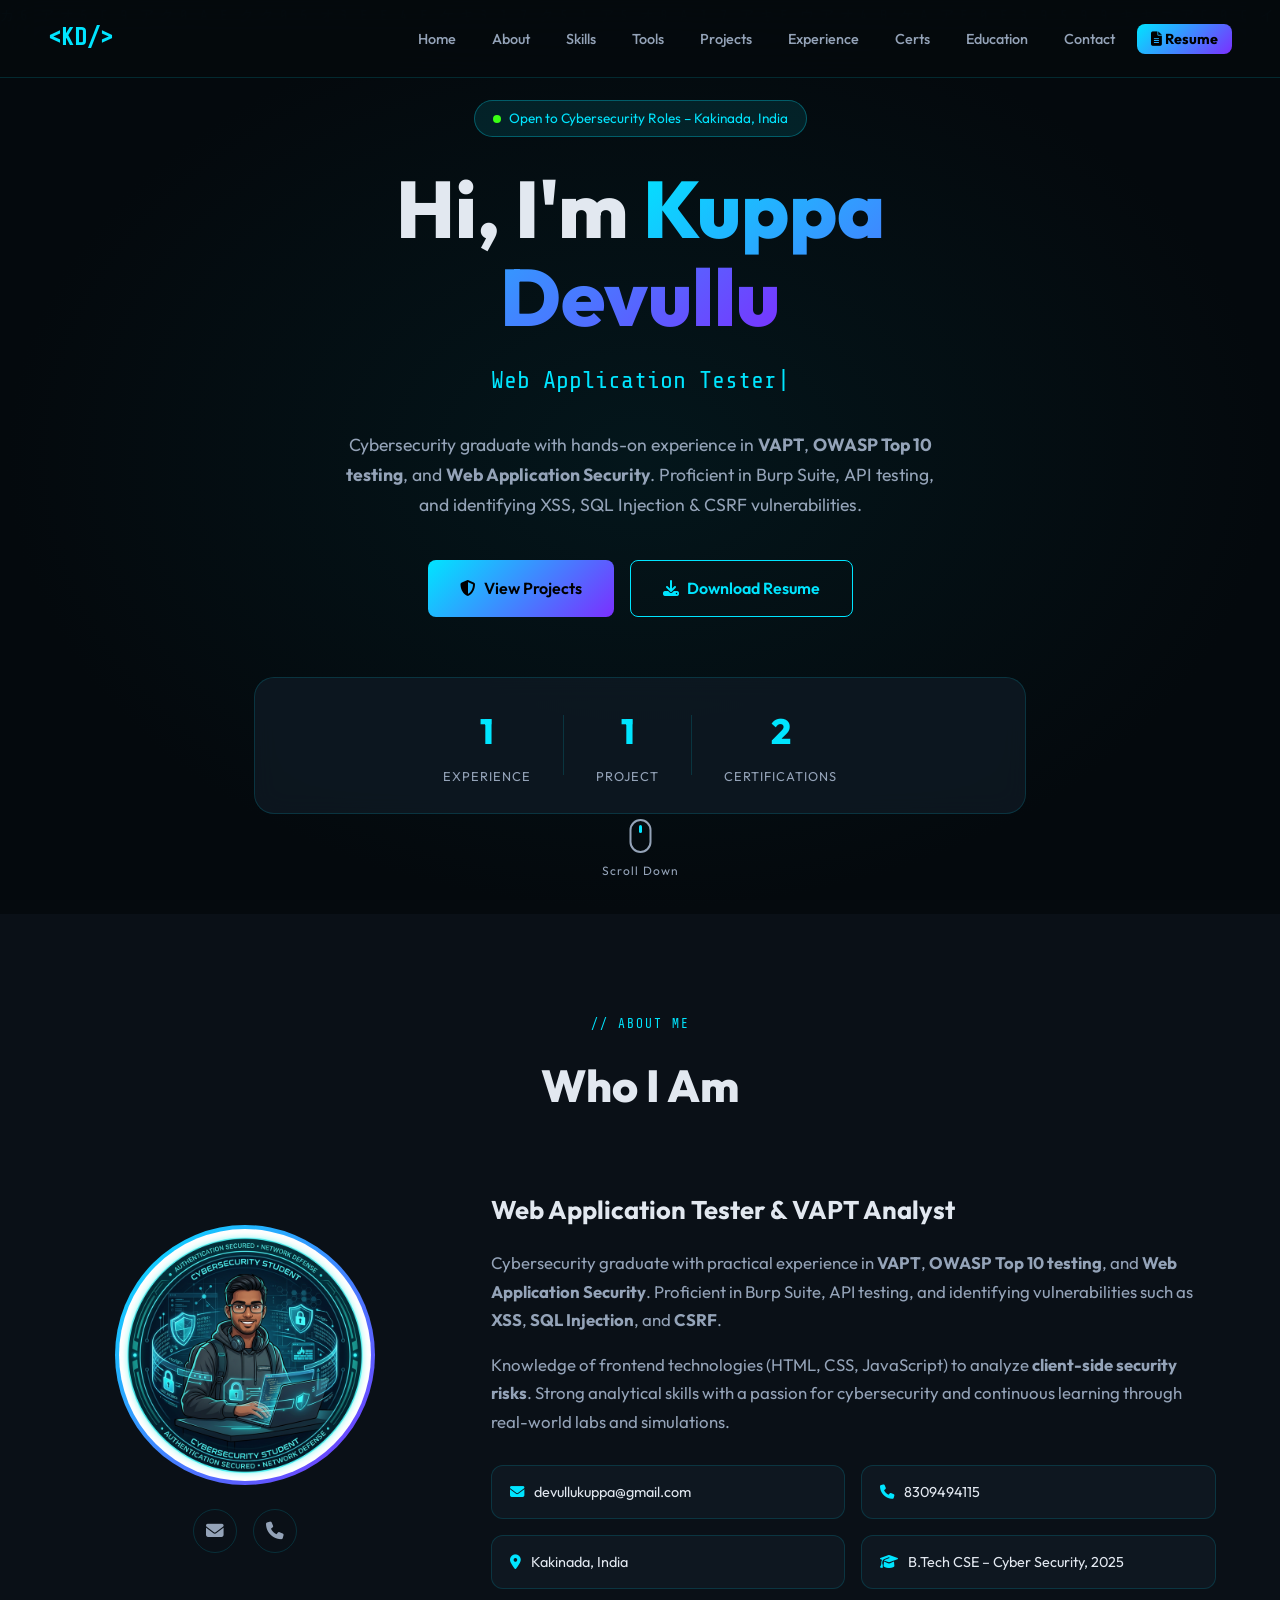
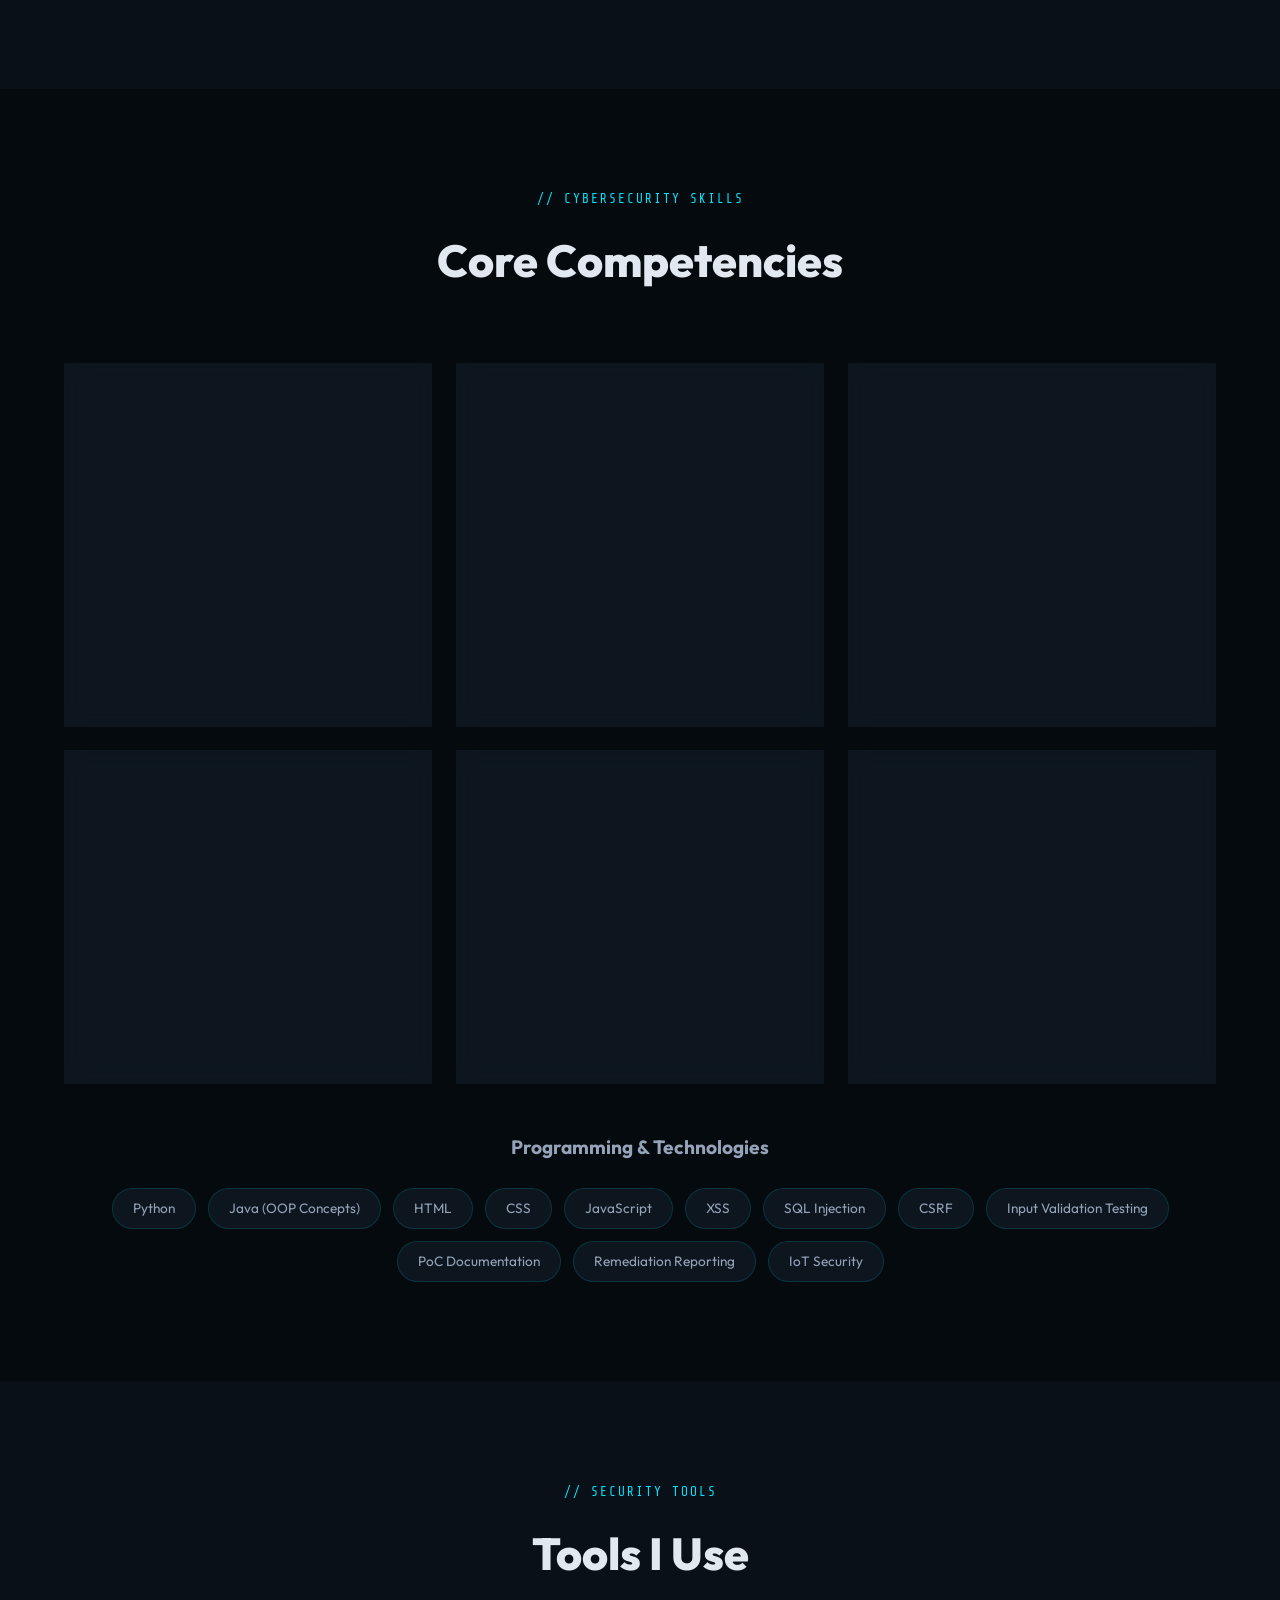
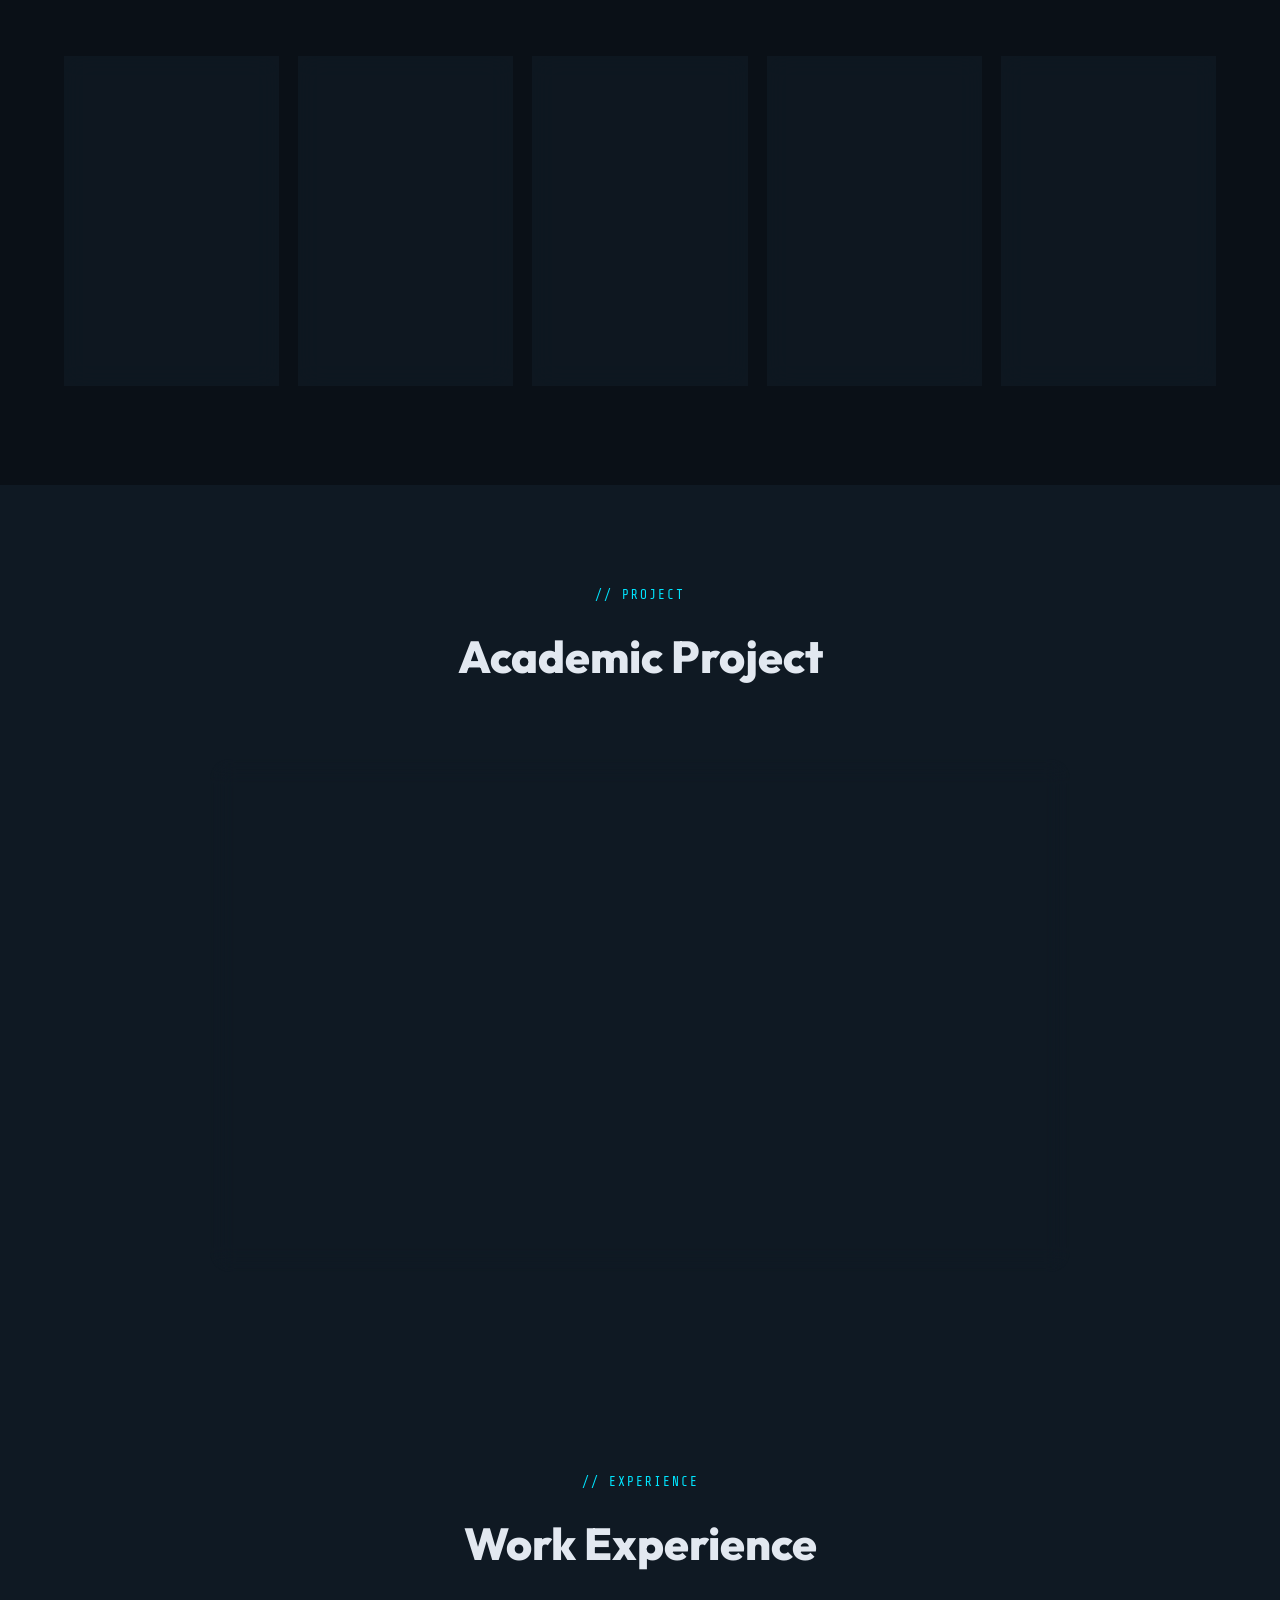
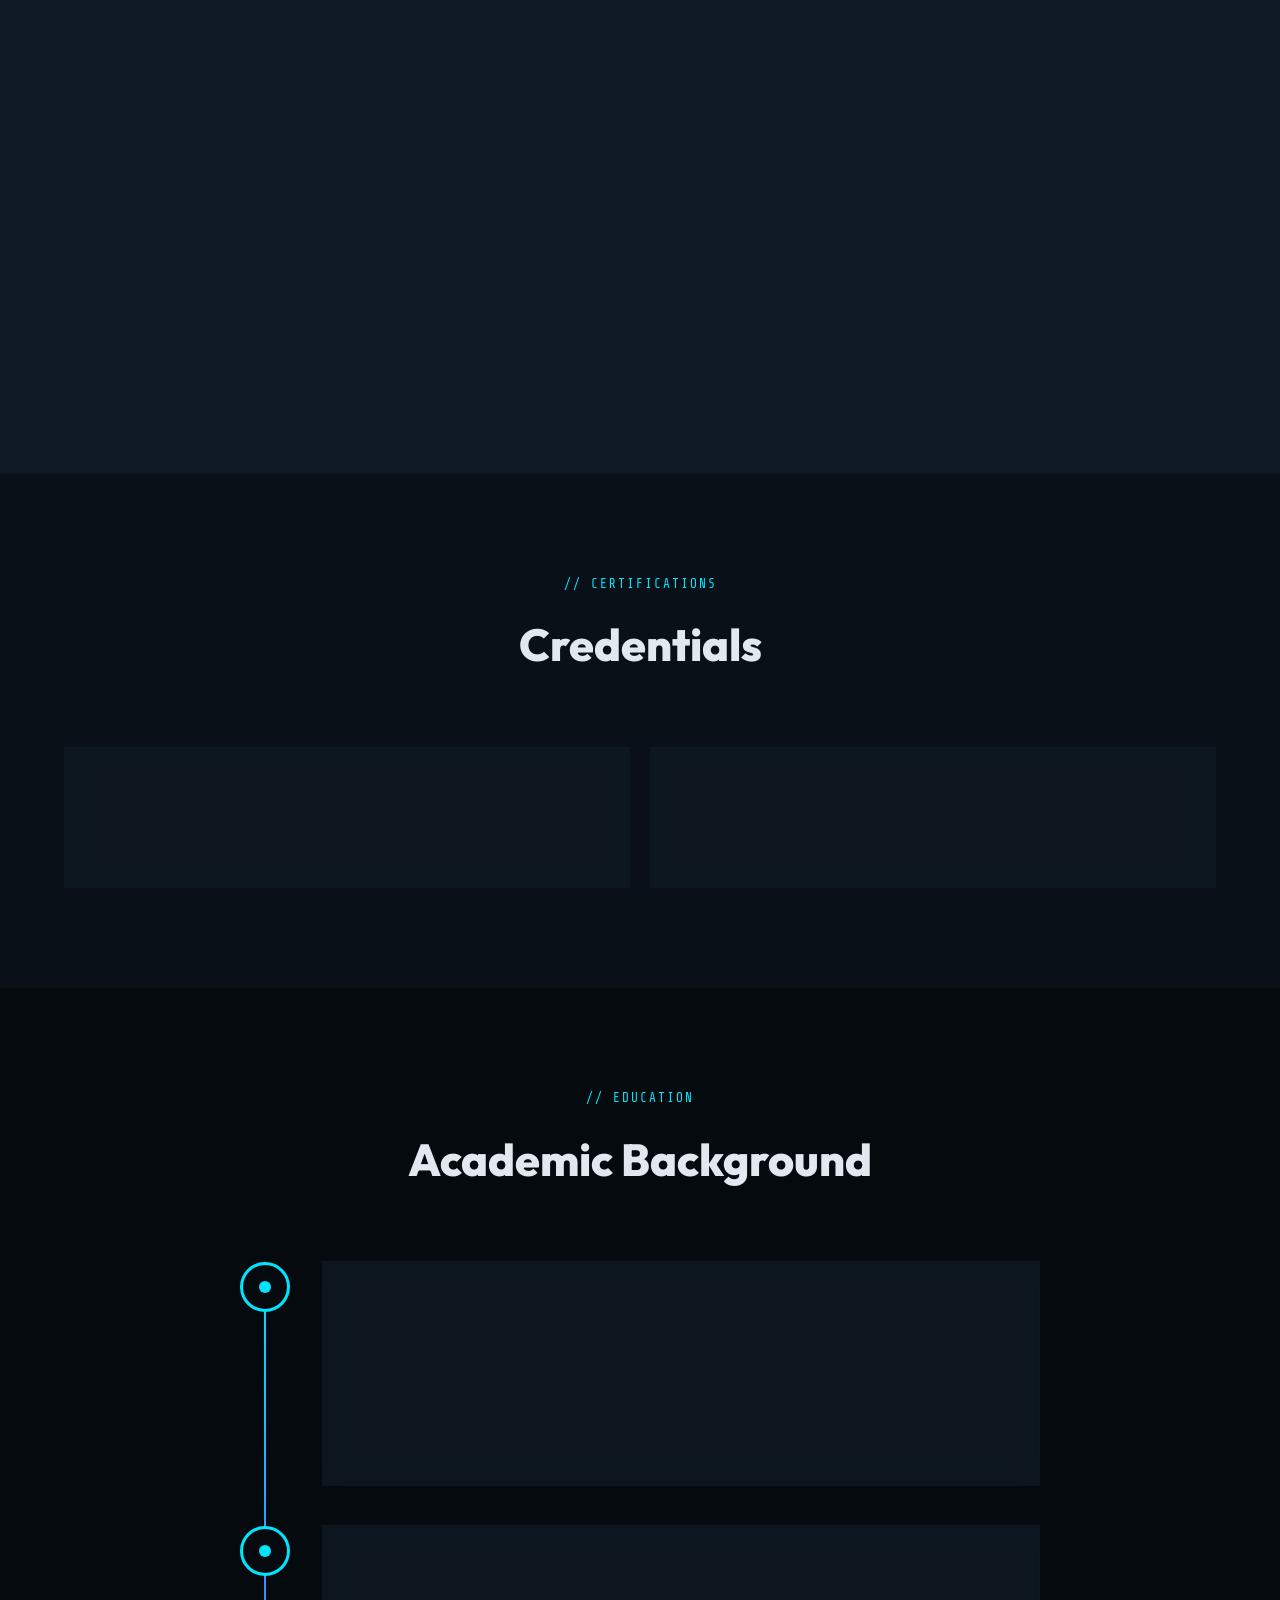
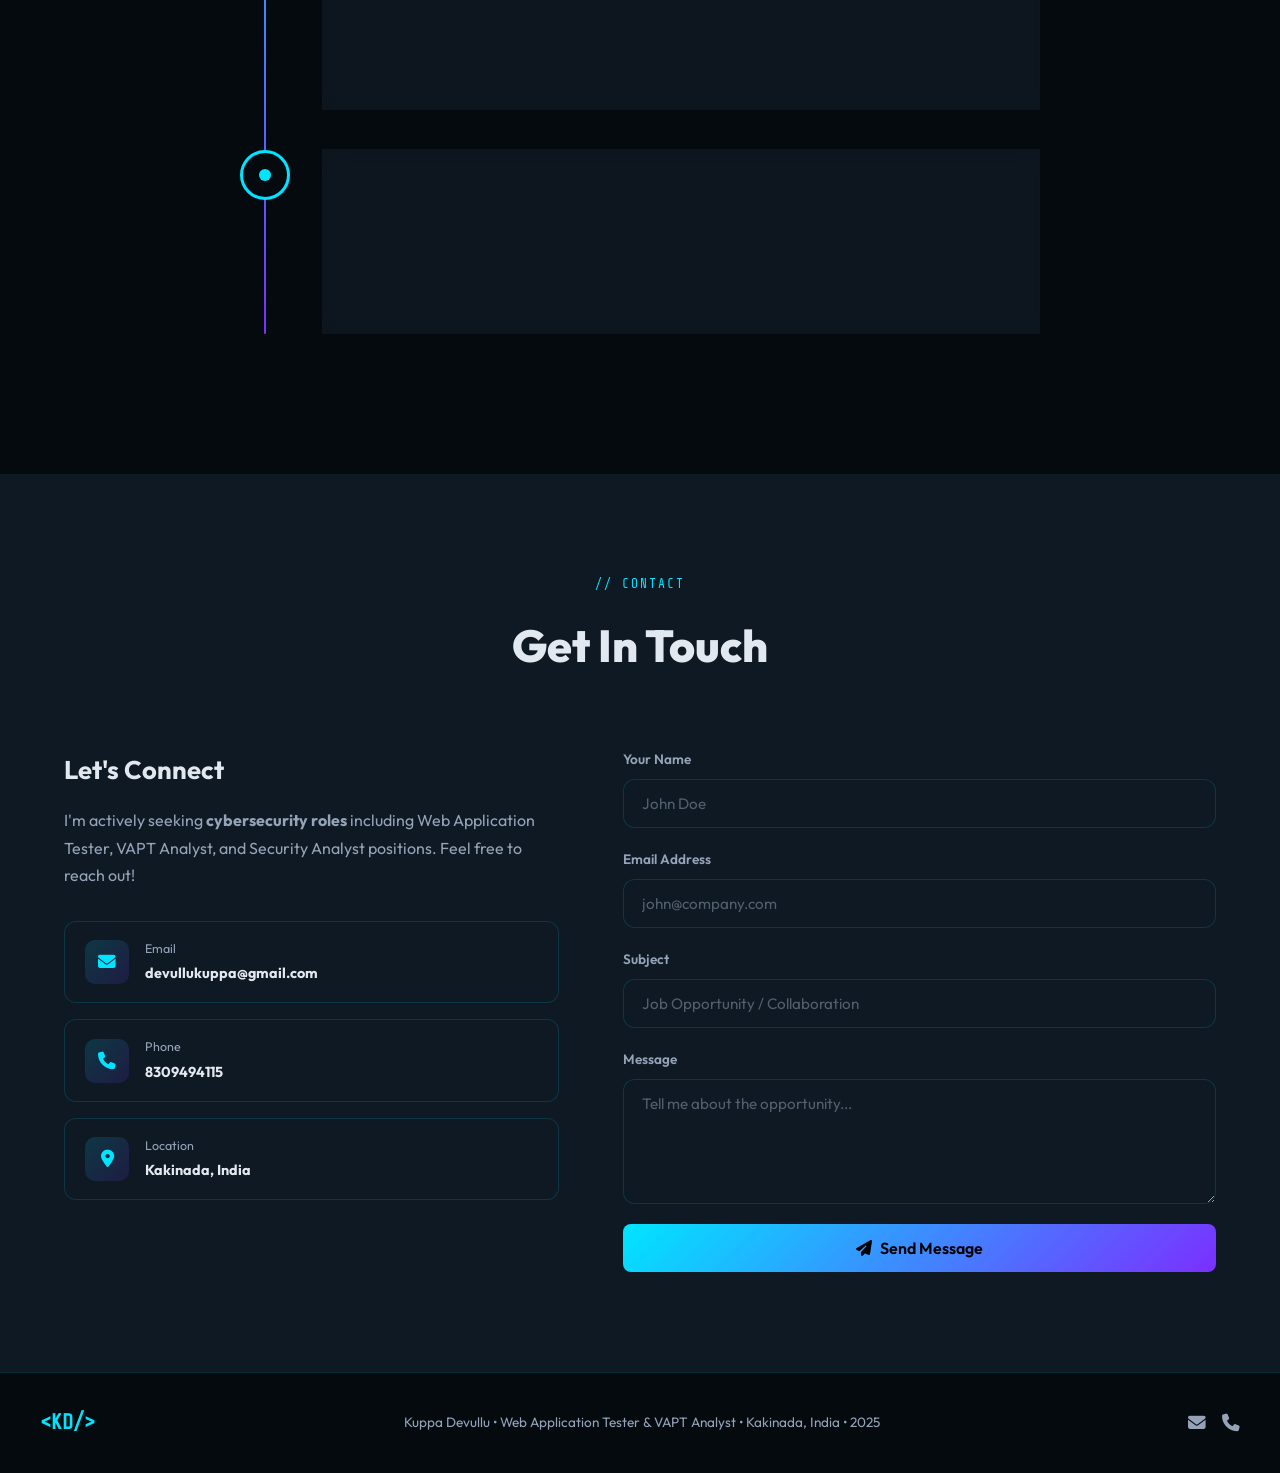
<file: index.html>
<!DOCTYPE html>
<html lang="en">
<head>
  <meta charset="UTF-8" />
  <meta name="viewport" content="width=device-width, initial-scale=1.0" />
  <meta name="description" content="Kuppa Devullu – Cybersecurity Portfolio. Web Application Tester & VAPT Analyst specializing in OWASP Top 10, Burp Suite, and Web Application Security." />
  <meta name="keywords" content="Kuppa Devullu, Cybersecurity, VAPT, Web Application Penetration Testing, OWASP Top 10, Burp Suite, Network Security, Ethical Hacking" />
  <title>Kuppa Devullu | Web Application Tester & VAPT Analyst</title>
  <link rel="preconnect" href="https://fonts.googleapis.com" />
  <link href="https://fonts.googleapis.com/css2?family=Share+Tech+Mono&family=Outfit:wght@300;400;500;600;700;800&display=swap" rel="stylesheet" />
  <link rel="stylesheet" href="https://cdnjs.cloudflare.com/ajax/libs/font-awesome/6.5.0/css/all.min.css" />
  <link rel="stylesheet" href="style.css" />
</head>
<body>

<!-- ═══ NAVIGATION ═══ -->
<nav id="navbar">
  <div class="nav-brand"><span class="mono">&lt;</span>KD<span class="mono">/&gt;</span></div>
  <button class="hamburger" id="hamburger" aria-label="Menu">
    <span></span><span></span><span></span>
  </button>
  <ul class="nav-links" id="nav-links">
    <li><a href="#hero">Home</a></li>
    <li><a href="#about">About</a></li>
    <li><a href="#skills">Skills</a></li>
    <li><a href="#tools">Tools</a></li>
    <li><a href="#projects">Projects</a></li>
    <li><a href="#experience">Experience</a></li>
    <li><a href="#certifications">Certs</a></li>
    <li><a href="#education">Education</a></li>
    <li><a href="#contact">Contact</a></li>
    <li><a href="resume.html" target="_blank" class="nav-resume-btn"><i class="fas fa-file-alt"></i> Resume</a></li>
  </ul>
</nav>

<!-- ═══ HERO ═══ -->
<section id="hero">
  <canvas id="matrix-canvas"></canvas>
  <div class="hero-content">
    <div class="hero-badge"><span class="dot"></span> Open to Cybersecurity Roles – Kakinada, India</div>
    <h1>Hi, I'm <span class="gradient-text">Kuppa Devullu</span></h1>
    <div class="typewriter-wrap">
      <span class="mono typewriter" id="typewriter"></span><span class="cursor">|</span>
    </div>
    <p class="hero-sub">
      Cybersecurity graduate with hands-on experience in <strong>VAPT</strong>,
      <strong>OWASP Top 10 testing</strong>, and <strong>Web Application Security</strong>.
      Proficient in Burp Suite, API testing, and identifying XSS, SQL Injection &amp; CSRF vulnerabilities.
    </p>
    <div class="hero-cta">
      <a href="#projects" class="btn-primary"><i class="fas fa-shield-alt"></i> View Projects</a>
      <a href="resume.html" target="_blank" class="btn-outline"><i class="fas fa-download"></i> Download Resume</a>
    </div>
    <div class="hero-stats">
      <div class="stat"><span class="stat-num" data-target="1">0</span><span>Experience</span></div>
      <div class="stat-divider"></div>
      <div class="stat"><span class="stat-num" data-target="1">0</span><span>Project</span></div>
      <div class="stat-divider"></div>
      <div class="stat"><span class="stat-num" data-target="2">0</span><span>Certifications</span></div>
    </div>
  </div>
  <div class="scroll-indicator"><div class="mouse"></div><span>Scroll Down</span></div>
</section>

<!-- ═══ ABOUT ═══ -->
<section id="about">
  <div class="container">
    <div class="section-header">
      <span class="section-tag">// ABOUT ME</span>
      <h2>Who I Am</h2>
    </div>
    <div class="about-grid">
      <div class="about-img-wrap">
        <div class="about-img-ring">
          <img src="assets/profile.png" alt="Kuppa Devullu – Web Application Tester & VAPT Analyst" />
        </div>
        <div class="about-social">
          <a href="mailto:devullukuppa@gmail.com" aria-label="Gmail"><i class="fas fa-envelope"></i></a>
          <a href="tel:8309494115" aria-label="Phone"><i class="fas fa-phone"></i></a>
        </div>
      </div>
      <div class="about-text">
        <h3>Web Application Tester &amp; VAPT Analyst</h3>
        <p>
          Cybersecurity graduate with practical experience in <strong>VAPT</strong>, <strong>OWASP Top 10 testing</strong>,
          and <strong>Web Application Security</strong>. Proficient in Burp Suite, API testing, and identifying
          vulnerabilities such as <strong>XSS</strong>, <strong>SQL Injection</strong>, and <strong>CSRF</strong>.
        </p>
        <p>
          Knowledge of frontend technologies (HTML, CSS, JavaScript) to analyze <strong>client-side security risks</strong>.
          Strong analytical skills with a passion for cybersecurity and continuous learning through real-world labs and simulations.
        </p>
        <div class="about-info-grid">
          <div class="info-item"><i class="fas fa-envelope"></i><span>devullukuppa@gmail.com</span></div>
          <div class="info-item"><i class="fas fa-phone"></i><span>8309494115</span></div>
          <div class="info-item"><i class="fas fa-map-marker-alt"></i><span>Kakinada, India</span></div>
          <div class="info-item"><i class="fas fa-graduation-cap"></i><span>B.Tech CSE – Cyber Security, 2025</span></div>
        </div>
      </div>
    </div>
  </div>
</section>

<!-- ═══ SKILLS ═══ -->
<section id="skills">
  <div class="container">
    <div class="section-header">
      <span class="section-tag">// CYBERSECURITY SKILLS</span>
      <h2>Core Competencies</h2>
    </div>
    <div class="skills-grid">
      <!-- Security Testing skills from resume -->
      <div class="skill-card">
        <div class="skill-icon"><i class="fas fa-search"></i></div>
        <h4>Web Application Penetration Testing (VAPT)</h4>
        <p>Performed VAPT on live web applications including the NABFINS platform at Krify Software Technologies using Burp Suite and manual testing techniques.</p>
        <div class="skill-bar"><div class="skill-fill" data-width="85"></div></div>
        <span class="skill-pct">85%</span>
      </div>
      <div class="skill-card">
        <div class="skill-icon"><i class="fas fa-shield-alt"></i></div>
        <h4>OWASP Top 10 Vulnerability Assessment</h4>
        <p>Identifying and testing OWASP Top 10 risks including XSS, SQL Injection, CSRF, broken authentication, and security misconfigurations in web apps.</p>
        <div class="skill-bar"><div class="skill-fill" data-width="88"></div></div>
        <span class="skill-pct">88%</span>
      </div>
      <div class="skill-card">
        <div class="skill-icon"><i class="fas fa-exchange-alt"></i></div>
        <h4>Manual Testing &amp; Request Manipulation</h4>
        <p>Conducting in-depth manual security testing, HTTP request manipulation, parameter tampering, and intercepting traffic using proxy tools.</p>
        <div class="skill-bar"><div class="skill-fill" data-width="82"></div></div>
        <span class="skill-pct">82%</span>
      </div>
      <div class="skill-card">
        <div class="skill-icon"><i class="fas fa-lock"></i></div>
        <h4>Authentication &amp; Session Testing</h4>
        <p>Testing authentication flaws, session management vulnerabilities, broken access controls, and input validation weaknesses in web applications.</p>
        <div class="skill-bar"><div class="skill-fill" data-width="80"></div></div>
        <span class="skill-pct">80%</span>
      </div>
      <div class="skill-card">
        <div class="skill-icon"><i class="fas fa-globe"></i></div>
        <h4>Frontend Security Analysis</h4>
        <p>Leveraging knowledge of HTML, CSS, and JavaScript to analyze and identify client-side security risks including DOM-based XSS and CSRF vectors.</p>
        <div class="skill-bar"><div class="skill-fill" data-width="78"></div></div>
        <span class="skill-pct">78%</span>
      </div>
      <div class="skill-card">
        <div class="skill-icon"><i class="fas fa-robot"></i></div>
        <h4>Machine Learning for Cybersecurity</h4>
        <p>Built a real-time threat detection system using Naive Bayes, QDA, and MLP classifiers. Expertise in data preprocessing, model optimization, and cyber threat detection.</p>
        <div class="skill-bar"><div class="skill-fill" data-width="75"></div></div>
        <span class="skill-pct">75%</span>
      </div>
    </div>

    <!-- Programming & Technologies from resume -->
    <div class="tags-section">
      <h3>Programming &amp; Technologies</h3>
      <div class="tags">
        <span class="tag">Python</span>
        <span class="tag">Java (OOP Concepts)</span>
        <span class="tag">HTML</span>
        <span class="tag">CSS</span>
        <span class="tag">JavaScript</span>
        <span class="tag">XSS</span>
        <span class="tag">SQL Injection</span>
        <span class="tag">CSRF</span>
        <span class="tag">Input Validation Testing</span>
        <span class="tag">PoC Documentation</span>
        <span class="tag">Remediation Reporting</span>
        <span class="tag">IoT Security</span>
      </div>
    </div>
  </div>
</section>

<!-- ═══ TOOLS ═══ -->
<section id="tools">
  <div class="container">
    <div class="section-header">
      <span class="section-tag">// SECURITY TOOLS</span>
      <h2>Tools I Use</h2>
    </div>
    <!-- Tools exactly from resume -->
    <div class="tools-grid">
      <div class="tool-card">
        <div class="tool-logo"><i class="fas fa-spider"></i></div>
        <h4>Burp Suite</h4>
        <p>Primary tool for web application security testing — proxy interception, request manipulation, and parameter tampering.</p>
        <span class="tool-badge">Web App / VAPT</span>
      </div>
      <div class="tool-card">
        <div class="tool-logo"><i class="fas fa-paper-plane"></i></div>
        <h4>Postman</h4>
        <p>API testing and security validation — testing endpoints, authentication flows, and API vulnerabilities.</p>
        <span class="tool-badge">API Testing</span>
      </div>
      <div class="tool-card">
        <div class="tool-logo"><i class="fas fa-satellite-dish"></i></div>
        <h4>Nmap</h4>
        <p>Basic knowledge of network discovery, port scanning, and service fingerprinting for reconnaissance.</p>
        <span class="tool-badge">Network</span>
      </div>
      <div class="tool-card">
        <div class="tool-logo"><i class="fas fa-wave-square"></i></div>
        <h4>Wireshark</h4>
        <p>Basic knowledge of network packet capture and traffic analysis for protocol inspection and security review.</p>
        <span class="tool-badge">Analysis</span>
      </div>
      <div class="tool-card">
        <div class="tool-logo"><i class="fab fa-wordpress"></i></div>
        <h4>WPScan</h4>
        <p>WordPress security scanner used to enumerate vulnerabilities, plugins, and misconfigurations in WordPress sites.</p>
        <span class="tool-badge">Web Scanner</span>
      </div>
    </div>
  </div>
</section>

<!-- ═══ PROJECTS ═══ -->
<section id="projects">
  <div class="container">
    <div class="section-header">
      <span class="section-tag">// PROJECT</span>
      <h2>Academic Project</h2>
    </div>
    <!-- Only 1 project from resume -->
    <div class="projects-grid single-project">
      <div class="project-card featured large-card">
        <div class="project-header">
          <span class="project-num">01</span>
        </div>
        <div class="project-icon-wrap"><i class="fas fa-robot"></i></div>
        <h3>Threat Intelligence System [Machine Learning]</h3>
        <p class="proj-date"><i class="fas fa-calendar-alt"></i> 01/2025 – 07/2025</p>
        <p class="proj-institute"><i class="fas fa-university"></i> Kakinada Institute of Engineering and Technology (Academic Project)</p>
        <ul class="proj-bullets">
          <li>Built a real-time cyber threat detection system using <strong>Naive Bayes</strong>, <strong>QDA</strong>, and <strong>MLP classifiers</strong>.</li>
          <li>Focused on <strong>data preprocessing</strong>, model optimization, and pipeline development.</li>
          <li>Engineered a robust threat intelligence system leveraging advanced machine learning classifiers, incorporating optimized data preprocessing techniques and real-time processing capabilities for enhanced cyber threat detection reliability.</li>
        </ul>
        <div class="project-tags">
          <span>Machine Learning</span>
          <span>Naive Bayes</span>
          <span>QDA</span>
          <span>MLP Classifier</span>
          <span>Python</span>
          <span>Threat Detection</span>
          <span>Data Preprocessing</span>
          <span>Cybersecurity</span>
        </div>
        <div class="project-result"><i class="fas fa-check-circle"></i> Real-time cyber threat detection with ML pipeline</div>
      </div>
    </div>
  </div>
</section>

<!-- ═══ EXPERIENCE ═══ -->
<section id="experience">
  <div class="container">
    <div class="section-header">
      <span class="section-tag">// EXPERIENCE</span>
      <h2>Work Experience</h2>
    </div>
    <!-- 1 experience from resume -->
    <div class="exp-card">
      <div class="exp-header">
        <div class="exp-left">
          <div class="exp-icon"><i class="fas fa-briefcase"></i></div>
          <div>
            <h3>Web Application Tester &amp; VAPT Analyst</h3>
            <span class="exp-company">Krify Software Technologies</span>
          </div>
        </div>
        <div class="exp-right">
          <span class="exp-date"><i class="fas fa-calendar-alt"></i> 01/2026 – 02/2026</span>
          <span class="exp-location"><i class="fas fa-map-marker-alt"></i> Kakinada</span>
        </div>
      </div>
      <ul class="exp-list">
        <li>Performed <strong>Vulnerability Assessment and Penetration Testing (VAPT)</strong> on web applications including the <strong>NABFINS platform</strong>.</li>
        <li>Conducted manual security testing using <strong>Burp Suite</strong>, request manipulation, and parameter tampering techniques.</li>
        <li>Identified vulnerabilities related to <strong>input validation</strong>, <strong>authentication flaws</strong>, and security misconfigurations.</li>
        <li>Documented security issues with <strong>proof-of-concept (PoC)</strong> and remediation recommendations.</li>
        <li>Validated fixes after remediation to ensure improved application security posture.</li>
      </ul>
    </div>
  </div>
</section>

<!-- ═══ CERTIFICATIONS ═══ -->
<section id="certifications">
  <div class="container">
    <div class="section-header">
      <span class="section-tag">// CERTIFICATIONS</span>
      <h2>Credentials</h2>
    </div>
    <!-- 2 certifications from resume -->
    <div class="certs-grid">
      <div class="cert-card">
        <div class="cert-icon"><i class="fas fa-certificate"></i></div>
        <div class="cert-body">
          <h4>Internet of Things – NPTEL</h4>
          <span class="cert-issuer">Internet of Things (IoT) – NPTEL (IITS &amp; IISC)</span>
          <span class="cert-desc">Strengthened knowledge of IoT architecture and security risks, helping better understand vulnerabilities in connected systems.</span>
        </div>
        <div class="cert-status verified">Verified</div>
      </div>
      <div class="cert-card">
        <div class="cert-icon"><i class="fas fa-certificate"></i></div>
        <div class="cert-body">
          <h4>Cyber Security Essentials – CISCO</h4>
          <span class="cert-issuer">Cisco Networking Academy &nbsp;|&nbsp; 2025</span>
          <span class="cert-desc">Provided practical knowledge of cybersecurity fundamentals, threat detection, and system protection.</span>
        </div>
        <div class="cert-status verified">Verified</div>
      </div>
    </div>
  </div>
</section>

<!-- ═══ EDUCATION ═══ -->
<section id="education">
  <div class="container">
    <div class="section-header">
      <span class="section-tag">// EDUCATION</span>
      <h2>Academic Background</h2>
    </div>
    <!-- 3 education entries from resume -->
    <div class="timeline">
      <div class="timeline-item">
        <div class="timeline-dot"></div>
        <div class="timeline-card">
          <span class="tl-year">2025</span>
          <h3>Bachelor of Technology – Computer Science &amp; Engineering</h3>
          <h4>Specialization: Cyber Security</h4>
          <p>Kakinada Institute of Engineering and Technology &nbsp;|&nbsp; Kakinada, India</p>
          <ul class="tl-list">
            <li>Actively improving technical expertise through continuous learning, labs, and real-world simulations.</li>
          </ul>
        </div>
      </div>
      <div class="timeline-item">
        <div class="timeline-dot"></div>
        <div class="timeline-card">
          <span class="tl-year">2019 – 2021</span>
          <h3>Diploma in Electronics and Communication Engineering</h3>
          <h4>&nbsp;</h4>
          <p>Aditya University &nbsp;|&nbsp; Kakinada, India</p>
        </div>
      </div>
      <div class="timeline-item">
        <div class="timeline-dot"></div>
        <div class="timeline-card">
          <span class="tl-year">2019</span>
          <h3>SSC – Board of Secondary Education, Andhra Pradesh</h3>
          <h4>Score: 8.8 GPA</h4>
          <p>Municipal Corporation High School, Kakinada &nbsp;|&nbsp; East Godavari District, Andhra Pradesh, India</p>
        </div>
      </div>
    </div>
  </div>
</section>

<!-- ═══ CONTACT ═══ -->
<section id="contact">
  <div class="container">
    <div class="section-header">
      <span class="section-tag">// CONTACT</span>
      <h2>Get In Touch</h2>
    </div>
    <div class="contact-grid">
      <div class="contact-info">
        <h3>Let's Connect</h3>
        <p>I'm actively seeking <strong>cybersecurity roles</strong> including Web Application Tester, VAPT Analyst, and Security Analyst positions. Feel free to reach out!</p>
        <!-- Contact info exactly from resume -->
        <div class="contact-links">
          <a href="mailto:devullukuppa@gmail.com" class="contact-item">
            <div class="ci-icon"><i class="fas fa-envelope"></i></div>
            <div><span>Email</span><strong>devullukuppa@gmail.com</strong></div>
          </a>
          <a href="tel:8309494115" class="contact-item">
            <div class="ci-icon"><i class="fas fa-phone"></i></div>
            <div><span>Phone</span><strong>8309494115</strong></div>
          </a>
          <div class="contact-item no-link">
            <div class="ci-icon"><i class="fas fa-map-marker-alt"></i></div>
            <div><span>Location</span><strong>Kakinada, India</strong></div>
          </div>
        </div>
      </div>
      <form class="contact-form" id="contact-form">
        <div class="form-group">
          <label for="name">Your Name</label>
          <input type="text" id="name" name="name" placeholder="John Doe" required />
        </div>
        <div class="form-group">
          <label for="email">Email Address</label>
          <input type="email" id="email" name="email" placeholder="john@company.com" required />
        </div>
        <div class="form-group">
          <label for="subject">Subject</label>
          <input type="text" id="subject" name="subject" placeholder="Job Opportunity / Collaboration" required />
        </div>
        <div class="form-group">
          <label for="message">Message</label>
          <textarea id="message" name="message" rows="5" placeholder="Tell me about the opportunity..." required></textarea>
        </div>
        <button type="submit" class="btn-primary full-w"><i class="fas fa-paper-plane"></i> Send Message</button>
      </form>
    </div>
  </div>
</section>

<!-- ═══ FOOTER ═══ -->
<footer>
  <div class="footer-inner">
    <div class="footer-brand"><span class="mono">&lt;</span>KD<span class="mono">/&gt;</span></div>
    <p>Kuppa Devullu &bull; Web Application Tester &amp; VAPT Analyst &bull; Kakinada, India &bull; 2025</p>
    <div class="footer-links">
      <a href="mailto:devullukuppa@gmail.com"><i class="fas fa-envelope"></i></a>
      <a href="tel:8309494115"><i class="fas fa-phone"></i></a>
    </div>
  </div>
</footer>

<button id="back-to-top" aria-label="Back to top"><i class="fas fa-arrow-up"></i></button>
<script src="main.js"></script>
</body>
</html>
</file>
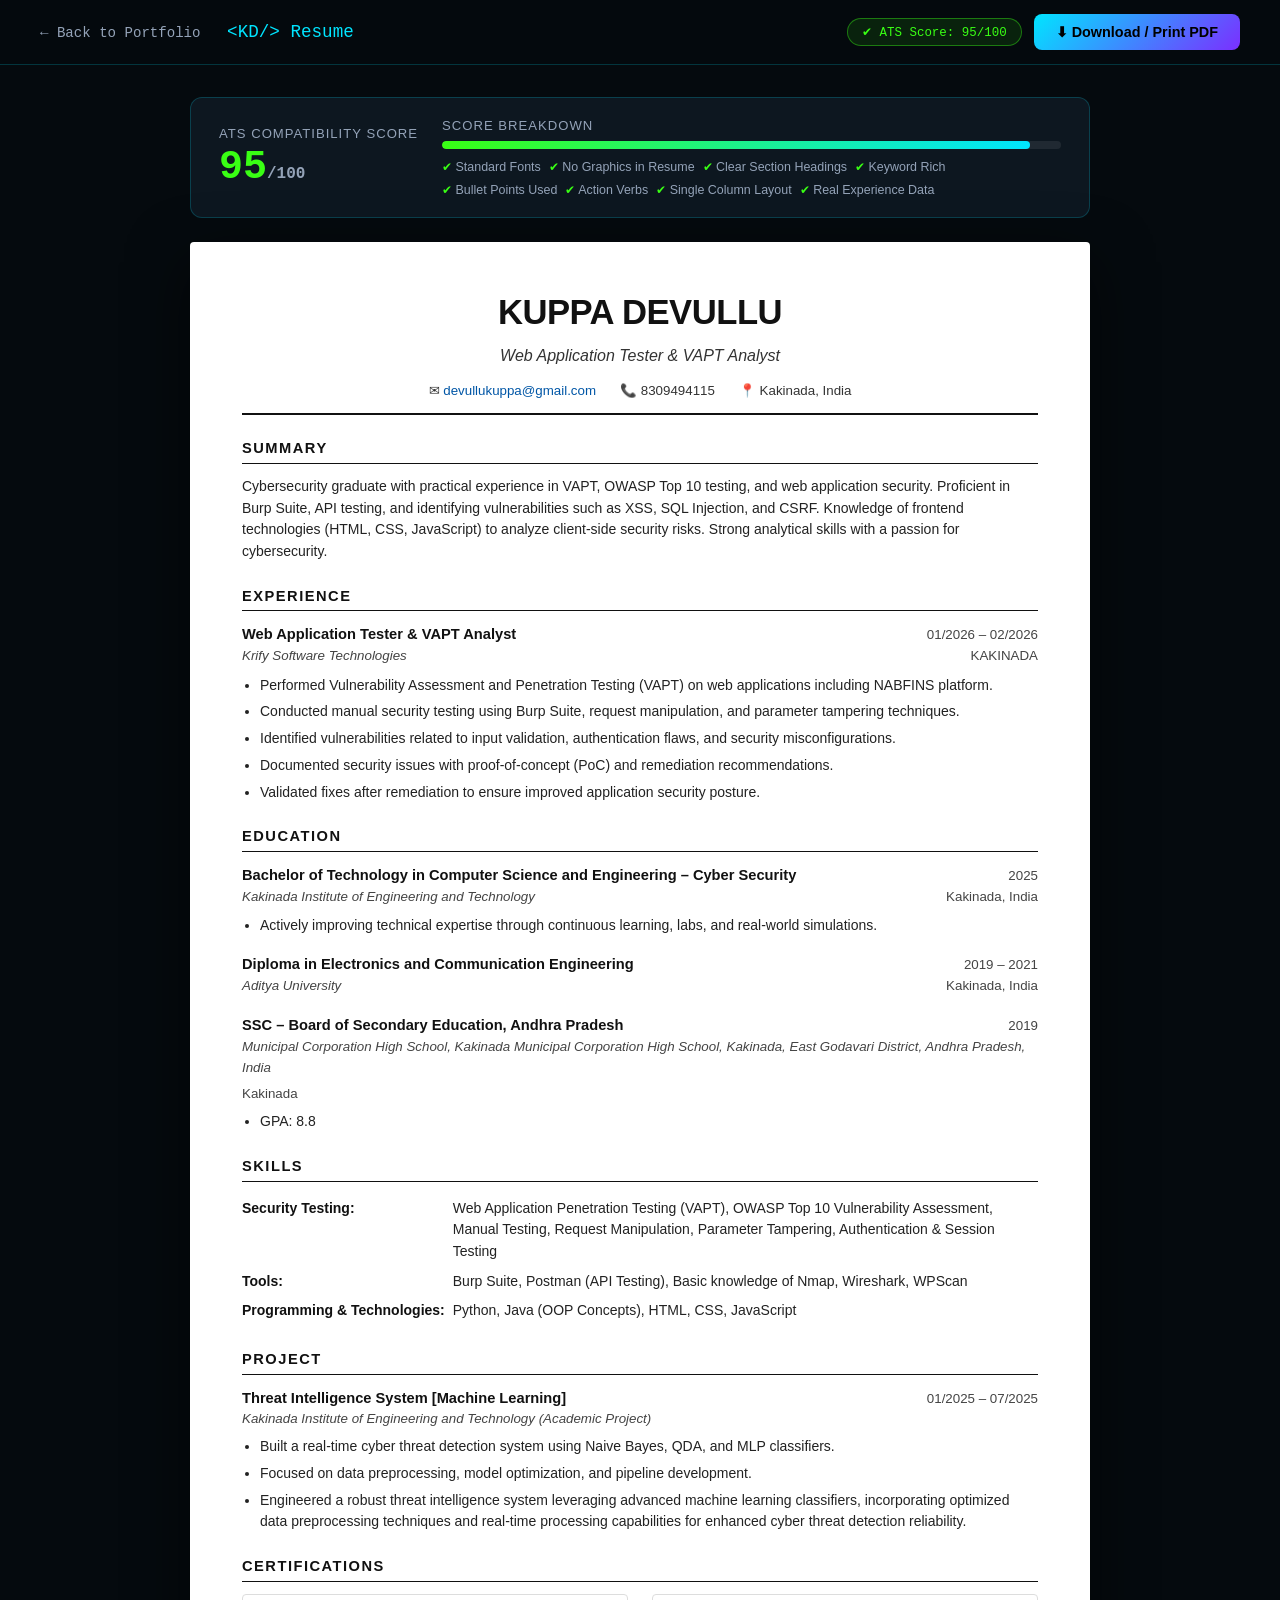
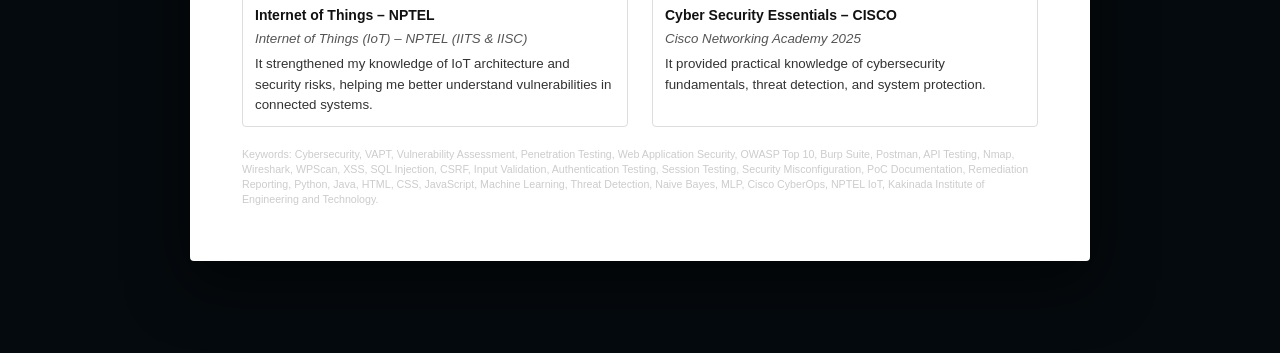
<file: resume.html>
<!DOCTYPE html>
<html lang="en">
<head>
  <meta charset="UTF-8" />
  <meta name="viewport" content="width=device-width, initial-scale=1.0" />
  <title>Kuppa Devullu – Resume | Web Application Tester & VAPT Analyst</title>
  <link rel="preconnect" href="https://fonts.googleapis.com" />
  <link href="https://fonts.googleapis.com/css2?family=Outfit:wght@400;600;700&display=swap" rel="stylesheet" />
  <style>
    /* ── Toolbar (screen only, NOT printed) ── */
    body {
      margin: 0;
      font-family: Arial, Helvetica, sans-serif;
      background: #050a0e;
      color: #e2e8f0;
    }
    .toolbar {
      position: sticky; top: 0; z-index: 100;
      background: rgba(5,10,14,0.95);
      backdrop-filter: blur(20px);
      border-bottom: 1px solid rgba(0,229,255,0.2);
      display: flex; align-items: center; justify-content: space-between;
      padding: 14px 40px; flex-wrap: wrap; gap: 12px;
    }
    .toolbar-brand { font-family: monospace; font-size: 1.1rem; color: #00e5ff; }
    .toolbar-brand a { color: #94a3b8; text-decoration: none; font-size: 0.88rem; margin-right: 16px; }
    .toolbar-brand a:hover { color: #00e5ff; }
    .toolbar-actions { display: flex; gap: 12px; align-items: center; flex-wrap: wrap; }
    .ats-badge {
      background: rgba(57,255,20,0.1); border: 1px solid rgba(57,255,20,0.4);
      color: #39ff14; font-size: 0.78rem; padding: 5px 14px;
      border-radius: 50px; font-family: monospace;
    }
    .btn-dl {
      display: inline-flex; align-items: center; gap: 8px;
      background: linear-gradient(135deg, #00e5ff, #7b2fff);
      color: #000; font-weight: 700; font-size: 0.9rem;
      padding: 10px 22px; border-radius: 8px; border: none;
      cursor: pointer; text-decoration: none; transition: all 0.2s;
    }
    .btn-dl:hover { transform: translateY(-2px); box-shadow: 0 6px 20px rgba(0,229,255,0.4); }

    /* ── ATS Meter ── */
    .resume-wrapper { max-width: 900px; margin: 32px auto; padding: 0 20px 60px; }
    .ats-meter {
      background: rgba(15,25,35,0.9); border: 1px solid rgba(0,229,255,0.2);
      border-radius: 12px; padding: 20px 28px; margin-bottom: 24px;
      display: flex; align-items: center; gap: 24px; flex-wrap: wrap;
    }
    .ats-score-big { font-size: 2.5rem; font-weight: 900; color: #39ff14; font-family: monospace; }
    .ats-score-big span { font-size: 1rem; color: #94a3b8; }
    .ats-label { color: #94a3b8; font-size: 0.82rem; margin: 0 0 4px; text-transform: uppercase; letter-spacing: 1px; }
    .ats-bar-wrap { flex: 1; min-width: 200px; }
    .ats-bar-track { background: rgba(255,255,255,0.08); border-radius: 4px; height: 8px; overflow: hidden; }
    .ats-bar-fill { background: linear-gradient(90deg,#39ff14,#00e5ff); height:100%; border-radius:4px; width:0; transition: width 1.4s ease; }
    .ats-checks { display:flex; flex-wrap:wrap; gap:8px; margin-top:10px; }
    .ats-check { font-size:0.78rem; color:#94a3b8; }
    .ats-check::before { content:"✔ "; color:#39ff14; }

    /* ══ RESUME DOCUMENT ══ */
    #resume {
      background: #fff; color: #111;
      border-radius: 4px; padding: 44px 52px;
      box-shadow: 0 20px 60px rgba(0,0,0,0.6);
      font-family: Arial, Helvetica, sans-serif;
      font-size: 11pt; line-height: 1.55;
    }
    /* Name & Header */
    #resume .r-name {
      font-size: 26pt; font-weight: 700; color: #111;
      letter-spacing: -0.5px; margin: 0 0 4px; text-align: center;
    }
    #resume .r-title {
      font-size: 12pt; color: #333; margin: 0 0 12px;
      text-align: center; font-style: italic;
    }
    #resume .r-contact {
      display: flex; flex-wrap: wrap; justify-content: center;
      gap: 6px 24px; font-size: 10pt; color: #333; margin-bottom: 4px;
    }
    #resume .r-contact a { color: #0056a6; text-decoration: none; }
    #resume hr.r-line { border: none; border-top: 2px solid #111; margin: 12px 0 18px; }
    #resume hr.r-thin { border: none; border-top: 1px solid #ccc; margin: 8px 0; }

    /* Section Headings */
    #resume .r-section-title {
      font-size: 11pt; font-weight: 700;
      text-transform: uppercase; letter-spacing: 1.5px;
      color: #111; border-bottom: 1.5px solid #111;
      padding-bottom: 3px; margin: 22px 0 12px;
    }

    /* Summary */
    #resume .r-summary { font-size: 10.5pt; color: #222; margin: 0; }

    /* Experience / Entry */
    #resume .r-entry { margin-bottom: 16px; }
    #resume .r-entry-header {
      display: flex; justify-content: space-between;
      align-items: baseline; flex-wrap: wrap; gap: 4px;
    }
    #resume .r-entry-title { font-weight: 700; font-size: 11pt; color: #111; }
    #resume .r-entry-sub { font-style: italic; font-size: 10pt; color: #444; margin-bottom: 2px; }
    #resume .r-entry-loc { font-size: 10pt; color: #444; white-space: nowrap; text-align: right; }
    #resume .r-entry-date { font-size: 10pt; color: #444; white-space: nowrap; }
    #resume ul.r-list { margin: 6px 0 0 18px; padding: 0; color: #222; font-size: 10.5pt; }
    #resume ul.r-list li { margin-bottom: 5px; }

    /* Skills Table */
    #resume .r-skills-table { width: 100%; border-collapse: collapse; font-size: 10.5pt; }
    #resume .r-skills-table td { padding: 4px 8px 4px 0; vertical-align: top; color: #222; }
    #resume .r-skills-table td:first-child { font-weight: 700; white-space: nowrap; width: 200px; color: #111; }

    /* Certs grid (two column like resume image) */
    #resume .r-certs-grid {
      display: grid; grid-template-columns: 1fr 1fr; gap: 14px 24px;
      margin-top: 4px;
    }
    #resume .r-cert-item { border: 1px solid #ddd; border-radius: 4px; padding: 10px 12px; }
    #resume .r-cert-item strong { font-size: 10.5pt; display: block; margin-bottom: 3px; }
    #resume .r-cert-item .r-cert-issuer { font-style: italic; font-size: 10pt; color: #555; display: block; margin-bottom: 4px; }
    #resume .r-cert-item p { font-size: 10pt; color: #333; margin: 0; }

    /* ATS keyword blob (invisible) */
    #resume .r-keywords { font-size: 8pt; color: #ccc; margin-top: 20px; line-height: 1.4; }

    @media print {
      body { background: #fff !important; }
      .toolbar, .ats-meter { display: none !important; }
      .resume-wrapper { margin: 0; padding: 0; max-width: 100%; }
      #resume { box-shadow: none !important; padding: 20px 30px; }
    }
  </style>
</head>
<body>

<!-- Toolbar -->
<div class="toolbar">
  <div class="toolbar-brand">
    <a href="index.html">← Back to Portfolio</a>
    &lt;KD/&gt; Resume
  </div>
  <div class="toolbar-actions">
    <span class="ats-badge">✔ ATS Score: 95/100</span>
    <button class="btn-dl" onclick="window.print()">⬇ Download / Print PDF</button>
  </div>
</div>

<div class="resume-wrapper">

  <!-- ATS Meter -->
  <div class="ats-meter">
    <div>
      <p class="ats-label">ATS Compatibility Score</p>
      <div class="ats-score-big">95<span>/100</span></div>
    </div>
    <div class="ats-bar-wrap">
      <p class="ats-label" style="margin-bottom:8px;">Score Breakdown</p>
      <div class="ats-bar-track"><div class="ats-bar-fill"></div></div>
      <div class="ats-checks">
        <span class="ats-check">Standard Fonts</span>
        <span class="ats-check">No Graphics in Resume</span>
        <span class="ats-check">Clear Section Headings</span>
        <span class="ats-check">Keyword Rich</span>
        <span class="ats-check">Bullet Points Used</span>
        <span class="ats-check">Action Verbs</span>
        <span class="ats-check">Single Column Layout</span>
        <span class="ats-check">Real Experience Data</span>
      </div>
    </div>
  </div>

  <!-- ═══════════ RESUME ═══════════ -->
  <div id="resume">

    <!-- Header -->
    <div class="r-name">KUPPA DEVULLU</div>
    <div class="r-title">Web Application Tester &amp; VAPT Analyst</div>
    <div class="r-contact">
      <span>✉ <a href="mailto:devullukuppa@gmail.com">devullukuppa@gmail.com</a></span>
      <span>📞 8309494115</span>
      <span>📍 Kakinada, India</span>
    </div>
    <hr class="r-line" />

    <!-- Summary -->
    <div class="r-section-title">Summary</div>
    <p class="r-summary">
      Cybersecurity graduate with practical experience in VAPT, OWASP Top 10 testing, and web application security.
      Proficient in Burp Suite, API testing, and identifying vulnerabilities such as XSS, SQL Injection, and CSRF.
      Knowledge of frontend technologies (HTML, CSS, JavaScript) to analyze client-side security risks.
      Strong analytical skills with a passion for cybersecurity.
    </p>

    <!-- Experience -->
    <div class="r-section-title">Experience</div>
    <div class="r-entry">
      <div class="r-entry-header">
        <span class="r-entry-title">Web Application Tester &amp; VAPT Analyst</span>
        <span class="r-entry-date">01/2026 – 02/2026</span>
      </div>
      <div class="r-entry-header" style="margin-bottom:3px;">
        <span class="r-entry-sub">Krify Software Technologies</span>
        <span class="r-entry-loc">KAKINADA</span>
      </div>
      <ul class="r-list">
        <li>Performed Vulnerability Assessment and Penetration Testing (VAPT) on web applications including NABFINS platform.</li>
        <li>Conducted manual security testing using Burp Suite, request manipulation, and parameter tampering techniques.</li>
        <li>Identified vulnerabilities related to input validation, authentication flaws, and security misconfigurations.</li>
        <li>Documented security issues with proof-of-concept (PoC) and remediation recommendations.</li>
        <li>Validated fixes after remediation to ensure improved application security posture.</li>
      </ul>
    </div>

    <!-- Education -->
    <div class="r-section-title">Education</div>

    <div class="r-entry">
      <div class="r-entry-header">
        <span class="r-entry-title">Bachelor of Technology in Computer Science and Engineering – Cyber Security</span>
        <span class="r-entry-date">2025</span>
      </div>
      <div class="r-entry-header">
        <span class="r-entry-sub">Kakinada Institute of Engineering and Technology</span>
        <span class="r-entry-loc">Kakinada, India</span>
      </div>
      <ul class="r-list">
        <li>Actively improving technical expertise through continuous learning, labs, and real-world simulations.</li>
      </ul>
    </div>

    <div class="r-entry">
      <div class="r-entry-header">
        <span class="r-entry-title">Diploma in Electronics and Communication Engineering</span>
        <span class="r-entry-date">2019 – 2021</span>
      </div>
      <div class="r-entry-header">
        <span class="r-entry-sub">Aditya University</span>
        <span class="r-entry-loc">Kakinada, India</span>
      </div>
    </div>

    <div class="r-entry">
      <div class="r-entry-header">
        <span class="r-entry-title">SSC – Board of Secondary Education, Andhra Pradesh</span>
        <span class="r-entry-date">2019</span>
      </div>
      <div class="r-entry-header">
        <span class="r-entry-sub">Municipal Corporation High School, Kakinada Municipal Corporation High School, Kakinada, East Godavari District, Andhra Pradesh, India</span>
        <span class="r-entry-loc">Kakinada</span>
      </div>
      <ul class="r-list">
        <li>GPA: 8.8</li>
      </ul>
    </div>

    <!-- Skills -->
    <div class="r-section-title">Skills</div>
    <table class="r-skills-table">
      <tbody>
        <tr>
          <td>Security Testing:</td>
          <td>
            Web Application Penetration Testing (VAPT),
            OWASP Top 10 Vulnerability Assessment,
            Manual Testing, Request Manipulation, Parameter Tampering,
            Authentication &amp; Session Testing
          </td>
        </tr>
        <tr>
          <td>Tools:</td>
          <td>Burp Suite, Postman (API Testing), Basic knowledge of Nmap, Wireshark, WPScan</td>
        </tr>
        <tr>
          <td>Programming &amp; Technologies:</td>
          <td>Python, Java (OOP Concepts), HTML, CSS, JavaScript</td>
        </tr>
      </tbody>
    </table>

    <!-- Project -->
    <div class="r-section-title">Project</div>
    <div class="r-entry">
      <div class="r-entry-header">
        <span class="r-entry-title">Threat Intelligence System [Machine Learning]</span>
        <span class="r-entry-date">01/2025 – 07/2025</span>
      </div>
      <div class="r-entry-sub">Kakinada Institute of Engineering and Technology (Academic Project)</div>
      <ul class="r-list">
        <li>Built a real-time cyber threat detection system using Naive Bayes, QDA, and MLP classifiers.</li>
        <li>Focused on data preprocessing, model optimization, and pipeline development.</li>
        <li>Engineered a robust threat intelligence system leveraging advanced machine learning classifiers, incorporating optimized data preprocessing techniques and real-time processing capabilities for enhanced cyber threat detection reliability.</li>
      </ul>
    </div>

    <!-- Certifications -->
    <div class="r-section-title">Certifications</div>
    <div class="r-certs-grid">
      <div class="r-cert-item">
        <strong>Internet of Things – NPTEL</strong>
        <span class="r-cert-issuer">Internet of Things (IoT) – NPTEL (IITS &amp; IISC)</span>
        <p>It strengthened my knowledge of IoT architecture and security risks, helping me better understand vulnerabilities in connected systems.</p>
      </div>
      <div class="r-cert-item">
        <strong>Cyber Security Essentials – CISCO</strong>
        <span class="r-cert-issuer">Cisco Networking Academy 2025</span>
        <p>It provided practical knowledge of cybersecurity fundamentals, threat detection, and system protection.</p>
      </div>
    </div>

    <!-- ATS Keywords (machine-readable, visually faint) -->
    <p class="r-keywords">
      Keywords: Cybersecurity, VAPT, Vulnerability Assessment, Penetration Testing, Web Application Security,
      OWASP Top 10, Burp Suite, Postman, API Testing, Nmap, Wireshark, WPScan, XSS, SQL Injection, CSRF,
      Input Validation, Authentication Testing, Session Testing, Security Misconfiguration, PoC Documentation,
      Remediation Reporting, Python, Java, HTML, CSS, JavaScript, Machine Learning, Threat Detection,
      Naive Bayes, MLP, Cisco CyberOps, NPTEL IoT, Kakinada Institute of Engineering and Technology.
    </p>

  </div><!-- end #resume -->
</div>

<script>
  window.addEventListener('load', () => {
    const bar = document.querySelector('.ats-bar-fill');
    if (bar) { bar.style.width = '0'; setTimeout(() => bar.style.width = '95%', 300); }
  });
</script>
</body>
</html>
</file>
<file: style.css>
/* ─── BASE & TOKENS ─────────────────────────────────────────── */
:root {
  --bg: #050a0e;
  --bg2: #0a1017;
  --bg3: #0f1923;
  --accent: #00e5ff;
  --accent2: #00b4d8;
  --accent3: #7b2fff;
  --green: #39ff14;
  --text: #e2e8f0;
  --text2: #94a3b8;
  --border: rgba(0, 229, 255, 0.15);
  --card: rgba(15, 25, 35, 0.8);
  --card-hover: rgba(0, 229, 255, 0.05);
  --glow: 0 0 20px rgba(0, 229, 255, 0.3);
  --rad: 12px;
  --rad2: 20px;
  --font: 'Outfit', sans-serif;
  --mono: 'Share Tech Mono', monospace;
  --transition: 0.3s cubic-bezier(0.4, 0, 0.2, 1);
}

*, *::before, *::after { box-sizing: border-box; margin: 0; padding: 0; }

html { scroll-behavior: smooth; }

body {
  font-family: var(--font);
  background: var(--bg);
  color: var(--text);
  line-height: 1.7;
  overflow-x: hidden;
}

/* ─── SCROLLBAR ─────────────────────────────────────────────── */
::-webkit-scrollbar { width: 6px; }
::-webkit-scrollbar-track { background: var(--bg); }
::-webkit-scrollbar-thumb { background: var(--accent); border-radius: 3px; }

/* ─── TYPOGRAPHY HELPERS ────────────────────────────────────── */
.mono { font-family: var(--mono); }
.gradient-text {
  background: linear-gradient(135deg, var(--accent), var(--accent3));
  -webkit-background-clip: text;
  -webkit-text-fill-color: transparent;
  background-clip: text;
}

/* ─── CONTAINER ─────────────────────────────────────────────── */
.container { max-width: 1200px; margin: 0 auto; padding: 0 24px; }

/* ─── SECTION LAYOUT ────────────────────────────────────────── */
section { padding: 100px 0; }

.section-header { text-align: center; margin-bottom: 64px; }
.section-tag {
  font-family: var(--mono);
  font-size: 0.8rem;
  color: var(--accent);
  letter-spacing: 2px;
  text-transform: uppercase;
  display: block;
  margin-bottom: 12px;
}
.section-header h2 {
  font-size: clamp(2rem, 4vw, 2.8rem);
  font-weight: 800;
  color: var(--text);
}

/* ─── BUTTONS ───────────────────────────────────────────────── */
.btn-primary, .btn-outline {
  display: inline-flex;
  align-items: center;
  gap: 8px;
  padding: 14px 32px;
  border-radius: 8px;
  font-family: var(--font);
  font-size: 1rem;
  font-weight: 600;
  cursor: pointer;
  text-decoration: none;
  transition: var(--transition);
  border: none;
}
.btn-primary {
  background: linear-gradient(135deg, var(--accent), var(--accent3));
  color: #000;
}
.btn-primary:hover { transform: translateY(-2px); box-shadow: 0 8px 30px rgba(0,229,255,0.4); }
.btn-outline {
  background: transparent;
  color: var(--accent);
  border: 1.5px solid var(--accent);
}
.btn-outline:hover { background: rgba(0,229,255,0.1); transform: translateY(-2px); }
.full-w { width: 100%; justify-content: center; }

/* ─── NAVIGATION ────────────────────────────────────────────── */
#navbar {
  position: fixed;
  top: 0; left: 0; right: 0;
  z-index: 1000;
  display: flex;
  align-items: center;
  justify-content: space-between;
  padding: 18px 48px;
  background: rgba(5, 10, 14, 0.85);
  backdrop-filter: blur(20px);
  border-bottom: 1px solid var(--border);
  transition: padding var(--transition);
}
#navbar.scrolled { padding: 12px 48px; }
.nav-brand {
  font-family: var(--mono);
  font-size: 1.5rem;
  font-weight: 700;
  color: var(--accent);
}
.nav-links {
  display: flex;
  align-items: center;
  gap: 8px;
  list-style: none;
}
.nav-links a {
  color: var(--text2);
  text-decoration: none;
  font-size: 0.9rem;
  font-weight: 500;
  padding: 6px 14px;
  border-radius: 6px;
  transition: var(--transition);
}
.nav-links a:hover { color: var(--accent); background: rgba(0,229,255,0.08); }
.nav-resume-btn {
  background: linear-gradient(135deg, var(--accent), var(--accent3)) !important;
  color: #000 !important;
  font-weight: 700 !important;
  border-radius: 8px !important;
}
.nav-resume-btn:hover { transform: translateY(-1px); box-shadow: var(--glow); }
.hamburger { display: none; flex-direction: column; gap: 5px; background: none; border: none; cursor: pointer; padding: 4px; }
.hamburger span { width: 24px; height: 2px; background: var(--accent); border-radius: 2px; transition: var(--transition); }

/* ─── HERO ──────────────────────────────────────────────────── */
#hero {
  position: relative;
  min-height: 100vh;
  display: flex;
  align-items: center;
  justify-content: center;
  text-align: center;
  overflow: hidden;
  background: radial-gradient(ellipse at 50% 50%, rgba(0, 229, 255, 0.06) 0%, var(--bg) 70%);
}
#matrix-canvas {
  position: absolute;
  inset: 0;
  opacity: 0.12;
  pointer-events: none;
}
.hero-content { position: relative; z-index: 2; max-width: 820px; padding: 0 24px; }
.hero-badge {
  display: inline-flex;
  align-items: center;
  gap: 8px;
  background: rgba(0,229,255,0.1);
  border: 1px solid rgba(0,229,255,0.3);
  border-radius: 50px;
  padding: 6px 18px;
  font-size: 0.85rem;
  color: var(--accent);
  margin-bottom: 28px;
}
.dot { width: 8px; height: 8px; border-radius: 50%; background: var(--green); animation: pulse-dot 2s infinite; }
@keyframes pulse-dot { 0%,100%{opacity:1;transform:scale(1);} 50%{opacity:0.5;transform:scale(1.5);} }

#hero h1 {
  font-size: clamp(2.8rem, 7vw, 5rem);
  font-weight: 800;
  line-height: 1.1;
  margin-bottom: 20px;
}
.typewriter-wrap {
  font-family: var(--mono);
  font-size: clamp(1.1rem, 2.5vw, 1.5rem);
  color: var(--accent);
  margin-bottom: 28px;
  min-height: 2rem;
}
.cursor { animation: blink 1s step-end infinite; }
@keyframes blink { 0%,100%{opacity:1;} 50%{opacity:0;} }
.hero-sub { font-size: 1.1rem; color: var(--text2); max-width: 600px; margin: 0 auto 40px; }
.hero-cta { display: flex; gap: 16px; justify-content: center; flex-wrap: wrap; margin-bottom: 60px; }
.hero-stats {
  display: flex;
  align-items: center;
  justify-content: center;
  gap: 0;
  background: var(--card);
  border: 1px solid var(--border);
  border-radius: var(--rad2);
  padding: 24px 48px;
  backdrop-filter: blur(12px);
}
.stat { text-align: center; padding: 0 32px; }
.stat-num { font-size: 2.2rem; font-weight: 800; color: var(--accent); display: block; }
.stat span:last-child { font-size: 0.8rem; color: var(--text2); text-transform: uppercase; letter-spacing: 1px; }
.stat-divider { width: 1px; height: 60px; background: var(--border); }
.scroll-indicator {
  position: absolute;
  bottom: 32px; left: 50%;
  transform: translateX(-50%);
  display: flex; flex-direction: column; align-items: center; gap: 8px;
  color: var(--text2); font-size: 0.75rem; letter-spacing: 1px;
  animation: float 3s ease-in-out infinite;
}
.mouse { width: 22px; height: 34px; border: 2px solid var(--text2); border-radius: 12px; position: relative; }
.mouse::after { content:''; position:absolute; top:4px; left:50%; transform:translateX(-50%); width:3px; height:8px; background:var(--accent); border-radius:2px; animation: scroll-wheel 2s ease infinite; }
@keyframes scroll-wheel { 0%{opacity:1;transform:translateX(-50%) translateY(0);} 100%{opacity:0;transform:translateX(-50%) translateY(12px);} }
@keyframes float { 0%,100%{transform:translateX(-50%) translateY(0);} 50%{transform:translateX(-50%) translateY(-8px);} }

/* ─── ABOUT ─────────────────────────────────────────────────── */
#about { background: var(--bg2); }
.about-grid { display: grid; grid-template-columns: 1fr 2fr; gap: 64px; align-items: center; }
.about-img-wrap { display: flex; flex-direction: column; align-items: center; gap: 24px; }
.about-img-ring {
  width: 260px; height: 260px; border-radius: 50%;
  padding: 4px;
  background: linear-gradient(135deg, var(--accent), var(--accent3));
  animation: rotate-ring 8s linear infinite;
}
@keyframes rotate-ring {
  0%{background: linear-gradient(0deg, var(--accent), var(--accent3));}
  100%{background: linear-gradient(360deg, var(--accent), var(--accent3));}
}
.about-img-ring img { width:100%; height:100%; border-radius:50%; object-fit:cover; background:var(--bg3); }
.about-social { display:flex; gap:16px; }
.about-social a {
  width:44px; height:44px; border-radius:50%;
  border:1px solid var(--border);
  display:flex; align-items:center; justify-content:center;
  color:var(--text2); font-size:1.1rem;
  text-decoration:none; transition:var(--transition);
}
.about-social a:hover { border-color:var(--accent); color:var(--accent); transform:translateY(-3px); box-shadow:var(--glow); }
.about-text h3 { font-size:1.6rem; font-weight:700; margin-bottom:18px; }
.about-text p { color:var(--text2); margin-bottom:16px; font-size:1.05rem; }
.about-info-grid { display:grid; grid-template-columns:1fr 1fr; gap:16px; margin-top:28px; }
.info-item {
  display:flex; align-items:center; gap:10px;
  background:var(--card); border:1px solid var(--border);
  border-radius:var(--rad); padding:14px 18px;
  font-size:0.9rem; color:var(--text);
  transition:var(--transition);
}
.info-item:hover { border-color:var(--accent); transform:translateY(-2px); }
.info-item i { color:var(--accent); }

/* ─── SKILLS ─────────────────────────────────────────────────── */
.skills-grid { display:grid; grid-template-columns:repeat(auto-fit,minmax(320px,1fr)); gap:24px; margin-bottom:48px; }
.skill-card {
  background:var(--card);
  border:1px solid var(--border);
  border-radius:var(--rad2);
  padding:32px;
  transition:var(--transition);
  backdrop-filter:blur(12px);
  position:relative;
  overflow:hidden;
}
.skill-card::before {
  content:''; position:absolute; top:0; left:0; right:0; height:3px;
  background:linear-gradient(90deg,var(--accent),var(--accent3));
  transform:scaleX(0); transform-origin:left;
  transition:transform var(--transition);
}
.skill-card:hover { border-color:var(--accent); transform:translateY(-6px); box-shadow:var(--glow); }
.skill-card:hover::before { transform:scaleX(1); }
.skill-icon {
  width:52px; height:52px; border-radius:12px;
  background:linear-gradient(135deg, rgba(0,229,255,0.15), rgba(123,47,255,0.15));
  display:flex; align-items:center; justify-content:center;
  margin-bottom:18px; font-size:1.4rem; color:var(--accent);
}
.skill-card h4 { font-size:1.1rem; font-weight:700; margin-bottom:10px; }
.skill-card p { color:var(--text2); font-size:0.9rem; margin-bottom:20px; }
.skill-bar { height:6px; background:rgba(255,255,255,0.07); border-radius:3px; overflow:hidden; margin-bottom:6px; }
.skill-fill { height:100%; border-radius:3px; background:linear-gradient(90deg,var(--accent),var(--accent3)); width:0%; transition:width 1.2s ease; }
.skill-pct { font-family:var(--mono); font-size:0.8rem; color:var(--accent); }
.tags-section { text-align:center; }
.tags-section h3 { font-size:1.2rem; font-weight:700; margin-bottom:24px; color:var(--text2); }
.tags { display:flex; flex-wrap:wrap; gap:12px; justify-content:center; }
.tag {
  padding:8px 20px; border-radius:50px;
  border:1px solid var(--border); background:var(--card);
  font-size:0.85rem; color:var(--text2);
  transition:var(--transition); cursor:default;
}
.tag:hover { border-color:var(--accent); color:var(--accent); background:rgba(0,229,255,0.08); }

/* ─── TOOLS ─────────────────────────────────────────────────── */
#tools { background:var(--bg2); }
.tools-grid { display:grid; grid-template-columns:repeat(auto-fit,minmax(240px,1fr)); gap:20px; }
.tool-card {
  background:var(--card); border:1px solid var(--border);
  border-radius:var(--rad2); padding:28px 24px;
  backdrop-filter:blur(12px); transition:var(--transition);
  position:relative; text-align:center;
}
.tool-card:hover { border-color:var(--accent); transform:translateY(-6px); box-shadow:var(--glow); }
.tool-logo {
  width:64px; height:64px; border-radius:16px; margin:0 auto 16px;
  background:linear-gradient(135deg,rgba(0,229,255,0.15),rgba(123,47,255,0.15));
  display:flex; align-items:center; justify-content:center;
  font-size:1.8rem; color:var(--accent);
}
.tool-card h4 { font-size:1rem; font-weight:700; margin-bottom:8px; }
.tool-card p { font-size:0.83rem; color:var(--text2); margin-bottom:16px; }
.tool-badge {
  font-family:var(--mono); font-size:0.72rem;
  background:rgba(0,229,255,0.12); color:var(--accent);
  padding:4px 12px; border-radius:50px; border:1px solid rgba(0,229,255,0.3);
}

/* ─── PROJECTS ───────────────────────────────────────────────── */
#projects { background:var(--bg3); }
.projects-grid { display:grid; grid-template-columns:repeat(3,1fr); gap:24px; }
.project-card {
  background:var(--card); border:1px solid var(--border);
  border-radius:var(--rad2); padding:28px;
  backdrop-filter:blur(12px); transition:var(--transition);
  display:flex; flex-direction:column; gap:14px;
}
.project-card.featured {
  grid-column: span 2;
  background:linear-gradient(135deg, rgba(0,229,255,0.06), rgba(123,47,255,0.06));
  border-color:rgba(0,229,255,0.3);
}
.project-card:hover { border-color:var(--accent); transform:translateY(-6px); box-shadow:var(--glow); }
.project-header { display:flex; justify-content:space-between; align-items:center; }
.project-num { font-family:var(--mono); font-size:0.8rem; color:var(--text2); }
.project-links { display:flex; gap:12px; }
.project-links a { color:var(--text2); font-size:1.1rem; text-decoration:none; transition:color var(--transition); }
.project-links a:hover { color:var(--accent); }
.project-icon-wrap {
  width:48px; height:48px; border-radius:12px;
  background:linear-gradient(135deg,rgba(0,229,255,0.15),rgba(123,47,255,0.15));
  display:flex; align-items:center; justify-content:center;
  font-size:1.3rem; color:var(--accent);
}
.project-card h3 { font-size:1.1rem; font-weight:700; }
.project-card p { font-size:0.88rem; color:var(--text2); flex:1; }
.project-tags { display:flex; flex-wrap:wrap; gap:8px; }
.project-tags span {
  font-size:0.75rem; font-family:var(--mono);
  background:rgba(0,229,255,0.1); color:var(--accent);
  padding:3px 10px; border-radius:4px; border:1px solid rgba(0,229,255,0.2);
}
.project-result { font-size:0.82rem; color:var(--green); display:flex; align-items:center; gap:6px; }

/* ─── CERTIFICATIONS ─────────────────────────────────────────── */
#certifications { background:var(--bg2); }
.certs-grid { display:grid; grid-template-columns:repeat(auto-fit,minmax(320px,1fr)); gap:20px; }
.cert-card {
  display:flex; align-items:center; gap:16px;
  background:var(--card); border:1px solid var(--border);
  border-radius:var(--rad2); padding:24px;
  backdrop-filter:blur(12px); transition:var(--transition);
}
.cert-card:hover { border-color:var(--accent); transform:translateX(6px); box-shadow:var(--glow); }
.cert-icon { font-size:1.6rem; color:var(--accent); min-width:32px; }
.cert-body { flex:1; }
.cert-body h4 { font-size:0.95rem; font-weight:700; margin-bottom:4px; }
.cert-issuer { font-size:0.8rem; color:var(--text2); display:block; }
.cert-year { font-family:var(--mono); font-size:0.78rem; color:var(--accent2); }
.cert-status { font-size:0.72rem; font-family:var(--mono); padding:4px 12px; border-radius:50px; white-space:nowrap; }
.cert-status.verified { background:rgba(57,255,20,0.1); color:var(--green); border:1px solid rgba(57,255,20,0.3); }
.cert-status.progress { background:rgba(255,165,0,0.1); color:#ffa500; border:1px solid rgba(255,165,0,0.3); }

/* ─── TIMELINE / EDUCATION ─────────────────────────────────── */
.timeline { position:relative; max-width:800px; margin:0 auto; }
.timeline::before {
  content:''; position:absolute; left:24px; top:0; bottom:0;
  width:2px; background:linear-gradient(180deg,var(--accent),var(--accent3));
  border-radius:2px;
}
.timeline-item { display:flex; gap:32px; margin-bottom:40px; position:relative; }
.timeline-dot {
  width:50px; height:50px; min-width:50px;
  border-radius:50%; border:3px solid var(--accent);
  background:var(--bg); position:relative; z-index:1;
  display:flex; align-items:center; justify-content:center;
}
.timeline-dot::after { content:''; width:12px; height:12px; border-radius:50%; background:var(--accent); }
.timeline-card {
  background:var(--card); border:1px solid var(--border);
  border-radius:var(--rad2); padding:28px; flex:1;
  backdrop-filter:blur(12px); transition:var(--transition);
}
.timeline-card:hover { border-color:var(--accent); transform:translateX(4px); }
.tl-year { font-family:var(--mono); color:var(--accent); font-size:0.82rem; }
.timeline-card h3 { font-size:1.1rem; font-weight:700; margin:8px 0 4px; }
.timeline-card h4 { font-size:0.9rem; color:var(--accent2); margin-bottom:8px; }
.timeline-card p { font-size:0.9rem; color:var(--text2); }
.tl-tags { display:flex; flex-wrap:wrap; gap:8px; margin-top:16px; }
.tl-tags span { font-size:0.75rem; font-family:var(--mono); background:rgba(0,229,255,0.1); color:var(--accent); padding:3px 10px; border-radius:4px; }

/* ─── CONTACT ────────────────────────────────────────────────── */
#contact { background:var(--bg3); }
.contact-grid { display:grid; grid-template-columns:1fr 1.2fr; gap:64px; align-items:start; }
.contact-info h3 { font-size:1.6rem; font-weight:700; margin-bottom:16px; }
.contact-info p { color:var(--text2); font-size:1rem; margin-bottom:32px; }
.contact-links { display:flex; flex-direction:column; gap:16px; }
.contact-item {
  display:flex; align-items:center; gap:16px;
  text-decoration:none; color:var(--text);
  background:var(--card); border:1px solid var(--border);
  border-radius:var(--rad); padding:16px 20px;
  transition:var(--transition);
}
.contact-item:hover { border-color:var(--accent); transform:translateX(6px); box-shadow:var(--glow); }
.ci-icon {
  width:44px; height:44px; border-radius:10px;
  background:linear-gradient(135deg,rgba(0,229,255,0.15),rgba(123,47,255,0.15));
  display:flex; align-items:center; justify-content:center;
  font-size:1.1rem; color:var(--accent); min-width:44px;
}
.contact-item span { font-size:0.78rem; color:var(--text2); display:block; }
.contact-item strong { font-size:0.9rem; }
.contact-form { display:flex; flex-direction:column; gap:20px; }
.form-group { display:flex; flex-direction:column; gap:8px; }
.form-group label { font-size:0.85rem; font-weight:600; color:var(--text2); }
.form-group input, .form-group textarea {
  background:var(--card); border:1px solid var(--border);
  border-radius:var(--rad); padding:14px 18px;
  color:var(--text); font-family:var(--font); font-size:0.95rem;
  transition:var(--transition); outline:none; resize:vertical;
}
.form-group input:focus, .form-group textarea:focus { border-color:var(--accent); box-shadow:0 0 0 3px rgba(0,229,255,0.1); }
.form-group input::placeholder, .form-group textarea::placeholder { color:rgba(148,163,184,0.5); }

/* ─── FOOTER ─────────────────────────────────────────────────── */
footer {
  background:var(--bg);
  border-top:1px solid var(--border);
  padding:32px 24px;
}
.footer-inner { max-width:1200px; margin:0 auto; display:flex; align-items:center; justify-content:space-between; flex-wrap:wrap; gap:16px; }
.footer-brand { font-family:var(--mono); font-size:1.3rem; color:var(--accent); font-weight:700; }
footer p { color:var(--text2); font-size:0.85rem; }
.footer-links { display:flex; gap:16px; }
.footer-links a { color:var(--text2); font-size:1.1rem; text-decoration:none; transition:color var(--transition); }
.footer-links a:hover { color:var(--accent); }

/* ─── BACK TO TOP ────────────────────────────────────────────── */
#back-to-top {
  position:fixed; bottom:32px; right:32px;
  width:48px; height:48px; border-radius:50%;
  background:linear-gradient(135deg,var(--accent),var(--accent3));
  color:#000; font-size:1rem;
  border:none; cursor:pointer;
  display:flex; align-items:center; justify-content:center;
  transition:var(--transition); opacity:0; pointer-events:none;
  z-index:999; box-shadow:var(--glow);
}
#back-to-top.visible { opacity:1; pointer-events:all; }
#back-to-top:hover { transform:translateY(-4px) scale(1.1); }

/* ─── RESPONSIVE ─────────────────────────────────────────────── */
@media (max-width: 1024px) {
  .projects-grid { grid-template-columns:repeat(2,1fr); }
  .project-card.featured { grid-column:span 2; }
  #navbar { padding:14px 24px; }
}

@media (max-width: 768px) {
  #navbar { padding:14px 20px; }
  .hamburger { display:flex; }
  .nav-links {
    display:none; flex-direction:column; position:fixed;
    top:0; right:0; width:75vw; height:100vh;
    background:rgba(10,16,23,0.98); backdrop-filter:blur(20px);
    justify-content:center; align-items:center;
    gap:20px; border-left:1px solid var(--border);
    transform:translateX(100%); transition:transform var(--transition);
  }
  .nav-links.open { display:flex; transform:translateX(0); }
  .nav-links a { font-size:1.1rem; padding:10px 30px; }
  .about-grid { grid-template-columns:1fr; text-align:center; }
  .about-img-wrap { margin:0 auto; }
  .about-info-grid { grid-template-columns:1fr; text-align:left; }
  .contact-grid { grid-template-columns:1fr; gap:32px; }
  .hero-stats { padding:20px 24px; }
  .stat { padding:0 18px; }
  .projects-grid { grid-template-columns:1fr; }
  .project-card.featured { grid-column:span 1; }
  section { padding:72px 0; }
  .footer-inner { flex-direction:column; text-align:center; }
}

/* ─── PROJECT DATE LABEL ──────────────────────────── */
.proj-date {
  font-size: 0.8rem;
  color: var(--accent2);
  font-family: var(--mono);
  display: flex;
  align-items: center;
  gap: 6px;
  margin-top: -8px;
}

/* ─── TIMELINE BULLET LIST ────────────────────────── */
.tl-list {
  margin: 10px 0 0 18px;
  padding: 0;
  color: var(--text2);
  font-size: 0.88rem;
}
.tl-list li { margin-bottom: 6px; }

/* ─── ACHIEVEMENTS SECTION ────────────────────────── */
.achievements-row { margin-top: 56px; }
.ach-title {
  font-size: 1.3rem;
  font-weight: 700;
  margin-bottom: 24px;
  color: var(--text);
  text-align: center;
}
.ach-grid {
  display: grid;
  grid-template-columns: repeat(auto-fit, minmax(280px, 1fr));
  gap: 20px;
}
.ach-item {
  display: flex;
  align-items: flex-start;
  gap: 16px;
  background: var(--card);
  border: 1px solid var(--border);
  border-radius: var(--rad2);
  padding: 22px;
  backdrop-filter: blur(12px);
  transition: var(--transition);
}
.ach-item:hover { border-color: var(--accent); transform: translateY(-4px); box-shadow: var(--glow); }
.ach-item > i {
  font-size: 1.4rem;
  color: var(--accent);
  margin-top: 3px;
  min-width: 24px;
}
.ach-item strong { font-size: 0.95rem; color: var(--text); display: block; margin-bottom: 4px; }
.ach-item p { font-size: 0.83rem; color: var(--text2); margin: 0; }

/* ─── TOOLS: 12-item wider grid ───────────────────── */
.tools-grid { grid-template-columns: repeat(auto-fit, minmax(200px, 1fr)); }

/* ─── EXPERIENCE CARD ─────────────────────────── */
#experience { background: var(--bg3); }
.exp-card {
  background: var(--card);
  border: 1px solid var(--border);
  border-radius: var(--rad2);
  padding: 32px;
  backdrop-filter: blur(12px);
  transition: var(--transition);
  max-width: 900px;
  margin: 0 auto;
}
.exp-card:hover { border-color: var(--accent); box-shadow: var(--glow); }
.exp-header {
  display: flex;
  justify-content: space-between;
  align-items: flex-start;
  flex-wrap: wrap;
  gap: 16px;
  margin-bottom: 20px;
}
.exp-left { display: flex; align-items: flex-start; gap: 18px; }
.exp-icon {
  width: 52px; height: 52px; min-width: 52px;
  border-radius: 14px;
  background: linear-gradient(135deg, rgba(0,229,255,0.15), rgba(123,47,255,0.15));
  display: flex; align-items: center; justify-content: center;
  font-size: 1.3rem; color: var(--accent);
}
.exp-left h3 { font-size: 1.15rem; font-weight: 700; margin-bottom: 4px; }
.exp-company {
  font-size: 0.9rem; color: var(--accent2);
  display: block; font-weight: 500;
}
.exp-right { display: flex; flex-direction: column; align-items: flex-end; gap: 6px; }
.exp-date, .exp-location {
  font-family: var(--mono);
  font-size: 0.82rem;
  color: var(--text2);
  display: flex;
  align-items: center;
  gap: 6px;
}
.exp-date i, .exp-location i { color: var(--accent); font-size: 0.75rem; }
.exp-list {
  margin: 0 0 0 20px;
  padding: 0;
  color: var(--text2);
  font-size: 0.92rem;
  display: flex;
  flex-direction: column;
  gap: 8px;
}
.exp-list li strong { color: var(--text); }

/* ─── PROJECT BULLETS & SINGLE-PROJECT LAYOUT ──────────── */
.single-project { grid-template-columns: 1fr !important; max-width: 860px; margin: 0 auto; }
.large-card { padding: 36px !important; }
.proj-institute {
  font-size: 0.82rem;
  color: var(--text2);
  font-family: var(--mono);
  display: flex;
  align-items: center;
  gap: 6px;
}
.proj-bullets {
  margin: 0 0 0 20px;
  padding: 0;
  color: var(--text2);
  font-size: 0.9rem;
  display: flex;
  flex-direction: column;
  gap: 8px;
}
.proj-bullets li strong { color: var(--text); }

/* ─── CONTACT NO-LINK ITEM ───────────────────────── */
.contact-item.no-link {
  cursor: default;
  display: flex;
  align-items: center;
  gap: 16px;
  background: var(--card);
  border: 1px solid var(--border);
  border-radius: var(--rad);
  padding: 16px 20px;
  color: var(--text);
}
.contact-item.no-link:hover { border-color: var(--accent); transform: translateX(6px); box-shadow: var(--glow); }

/* ─── CERT DESCRIPTION TEXT ──────────────────────── */
.cert-desc {
  font-size: 0.78rem;
  color: var(--text2);
  display: block;
  margin-top: 4px;
  font-style: italic;
  line-height: 1.4;
}
.certs-grid { grid-template-columns: repeat(auto-fit, minmax(340px, 1fr)); }

@media (max-width: 480px) {
  .hero-cta { flex-direction:column; align-items:center; }
  .hero-stats { flex-direction:column; gap:16px; }
  .stat-divider { width:60px; height:1px; }
  .skills-grid { grid-template-columns:1fr; }
  .tools-grid { grid-template-columns:1fr 1fr; }
}
</file>
